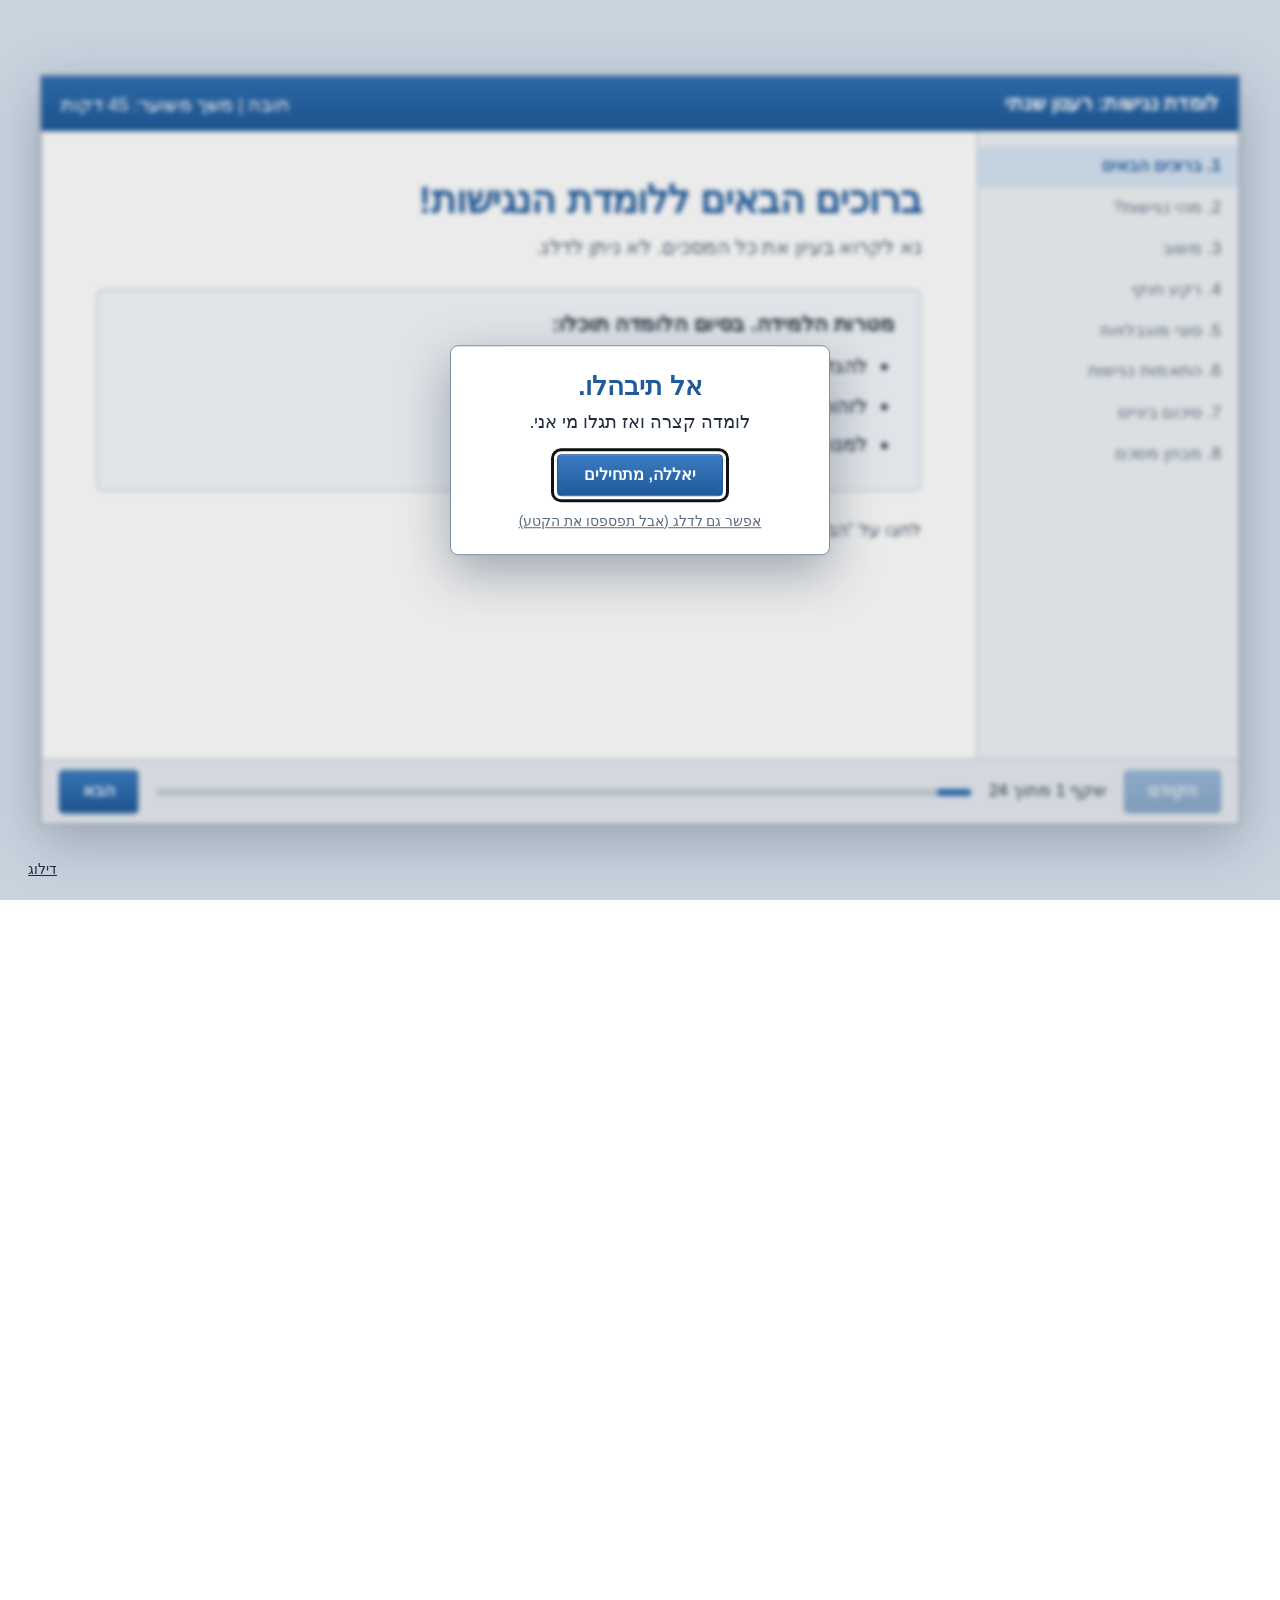
<file: index.html>
<!doctype html>
<html lang="he" dir="rtl">
<head>
  <meta charset="utf-8">
  <meta name="viewport" content="width=device-width, initial-scale=1">
  <title>שחר עזר | מפתח למידה</title>
  <meta name="description" content="תיק העבודות של שחר עזר, מפתח למידה שהופך תהליכי למידה לקונספטים שרוצים להישאר בהם.">
  <meta name="theme-color" content="#ffffff">
  <link rel="preload" href="assets/fonts/Poalim-Bold.otf" as="font" type="font/otf" crossorigin>
  <link rel="stylesheet" href="assets/css/site.css?v=15">
  <link rel="stylesheet" href="assets/css/intro.css?v=15">
</head>
<body>
  <a class="skip-link" href="#main">דילוג לתוכן</a>

  <div class="intro" id="intro" hidden role="dialog" aria-label="פתיח">
    <div class="player">
      <div class="player__top"><b>לומדת נגישות: רענון שנתי</b><span>חובה | משך משוער: 45 דקות</span></div>
      <ul class="player__menu">
        <li>1. ברוכים הבאים</li>
        <li>2. מהי נגישות?</li>
        <li>3. משוב</li>
        <li>4. רקע חוקי</li>
        <li>5. סוגי מוגבלויות</li>
        <li>6. התאמות נגישות</li>
        <li>7. סיכום ביניים</li>
        <li>8. מבחן מסכם</li>
      </ul>
      <div class="player__stage">
        <section class="slide">
          <h2>ברוכים הבאים ללומדת הנגישות!</h2>
          <p class="sub">נא לקרוא בעיון את כל המסכים. לא ניתן לדלג.</p>
          <div class="slide__box">
            <h3>מטרות הלמידה. בסיום הלומדה תוכלו:</h3>
            <ul>
              <li>להגדיר מהי נגישות.</li>
              <li>לזהות את חשיבותה של הנגישות בארגון.</li>
              <li>למנות את עקרונות הנגישות לפי הסדר.</li>
            </ul>
          </div>
          <p class="hint">לחצו על "הבא" כדי להמשיך.</p>
        </section>
        <section class="slide">
          <h2>מהי נגישות?</h2>
          <p class="sub">שאלה 1 מתוך 20. בחרו את התשובה הנכונה ביותר.</p>
          <ul class="quiz" data-quiz>
            <li tabindex="0" role="button" data-right>היכולת של כל אדם להגיע למקום, להשתמש בשירות ולקבל מידע, באופן שוויוני ועצמאי</li>
            <li tabindex="0" role="button">רמפה בכניסה לבניין</li>
            <li tabindex="0" role="button">מסמך שנשלח פעם בשנה לכל העובדים</li>
            <li tabindex="0" role="button">כל התשובות נכונות</li>
          </ul>
        </section>
        <section class="slide">
          <div class="verdict" data-verdict></div>
          <p class="feedback" data-feedback></p>
          <p class="hint">נותרו עוד 21 שקפים, מבחן מסכם ותעודה להדפסה.</p>
        </section>
      </div>
      <div class="player__bar">
        <button class="player__btn" type="button" disabled>הקודם</button>
        <span data-counter>שקף 1 מתוך 24</span>
        <div class="player__track"><i></i></div>
        <button class="player__btn player__btn--go" type="button" data-next>הבא</button>
      </div>
    </div>
    <div class="intro__noise" aria-hidden="true"></div>
    <div class="breakout" aria-hidden="true">
      <img src="assets/img/shahar-burst.webp" alt="">
      <p>לא עוד לומדה.</p>
    </div>
    <button class="intro__skip" type="button" data-skip>דילוג</button>
    <div class="intro__pop" data-pop role="alertdialog" aria-labelledby="pop-title" aria-describedby="pop-text">
      <p class="intro__pop-title" id="pop-title">אל תיבהלו.</p>
      <p id="pop-text">לומדה קצרה ואז תגלו מי אני.</p>
      <button class="player__btn" type="button" data-start>יאללה, מתחילים</button>
      <button class="intro__pop-skip" type="button" data-skip>אפשר גם לדלג (אבל תפספסו את הקטע)</button>
    </div>
  </div>

  <header class="nav">
    <ul class="nav__links">
      <li><a class="chip" href="index.html" aria-current="page"><span>פרויקטים</span><span aria-hidden="true">פרויקטים</span></a></li>
      <li><a class="chip" href="about.html"><span>מי אני</span><span aria-hidden="true">מי אני</span></a></li>
      <li><a class="chip" href="contact.html"><span>יצירת קשר</span><span aria-hidden="true">יצירת קשר</span></a></li>
    </ul>
  </header>

  <main id="main">
    <section class="block scene">
      <h1 class="display">
        <span class="row" style="--i:0"><span><mark class="hl">שחר עזר</mark></span></span>
        <span class="row display__sub" style="--i:1"><span>מומחה ביצירת חוויית למידה</span></span>
      </h1>
      <div class="scene__stage">
        <figure class="panel panel--b" data-drift style="--w:40vw; --wm:92vw; --drift:4;"><span class="panel__frame"><img src="assets/img/shahar-point.webp" alt="איור: שחר מצביע אל המצלמה"></span></figure>
        <div class="note note--top">
          <p>נעים מאוד. אני שחר עזר.</p>
          <p>המומחיות שלי היא ליצור חוויית למידה שמשאירה את הלומדים על הכיסא ומצליחה ליצור השפעה. לא עוד לומדה, לא עוד מצגת.</p>
          <p>זה ככל הנראה נשמע קצת יומרני, אבל זה לרוב מצליח לי.</p>
        </div>
      </div>
    </section>

    <section class="block projects" id="projects">
      <div class="projects__head">
        <h2>פרויקטים</h2>
      </div>
      <div data-projects></div>
    </section>
  </main>
  <section class="finale finale--reveal" id="contact">
    <p class="finale__word" aria-hidden="true">נדבר?</p>
    <div class="finale__stage">
      <img src="assets/img/shahar-rocket.webp" alt="איור: שחר רוכב על טיל ומסמן וי באצבעות">
      <div class="stamp">
        <a data-link="email" href="#"></a>
        <a data-link="phone" href="#" dir="ltr"></a>
        <a class="stamp__wa" data-link="whatsapp" href="#" target="_blank" rel="noopener">שלחו לי הודעה בוואטסאפ</a>
      </div>
    </div>
    <div class="finale__links">
      <a class="chip" data-link="linkedinUrl" href="#" target="_blank" rel="noopener"><span>LinkedIn</span><span aria-hidden="true">LinkedIn</span></a>
    </div>
  </section>



  <script src="assets/js/config.js?v=15"></script>
  <script src="assets/js/intro.js?v=15"></script>
  <script src="assets/js/site.js?v=15"></script>
</body>
</html>
</file>
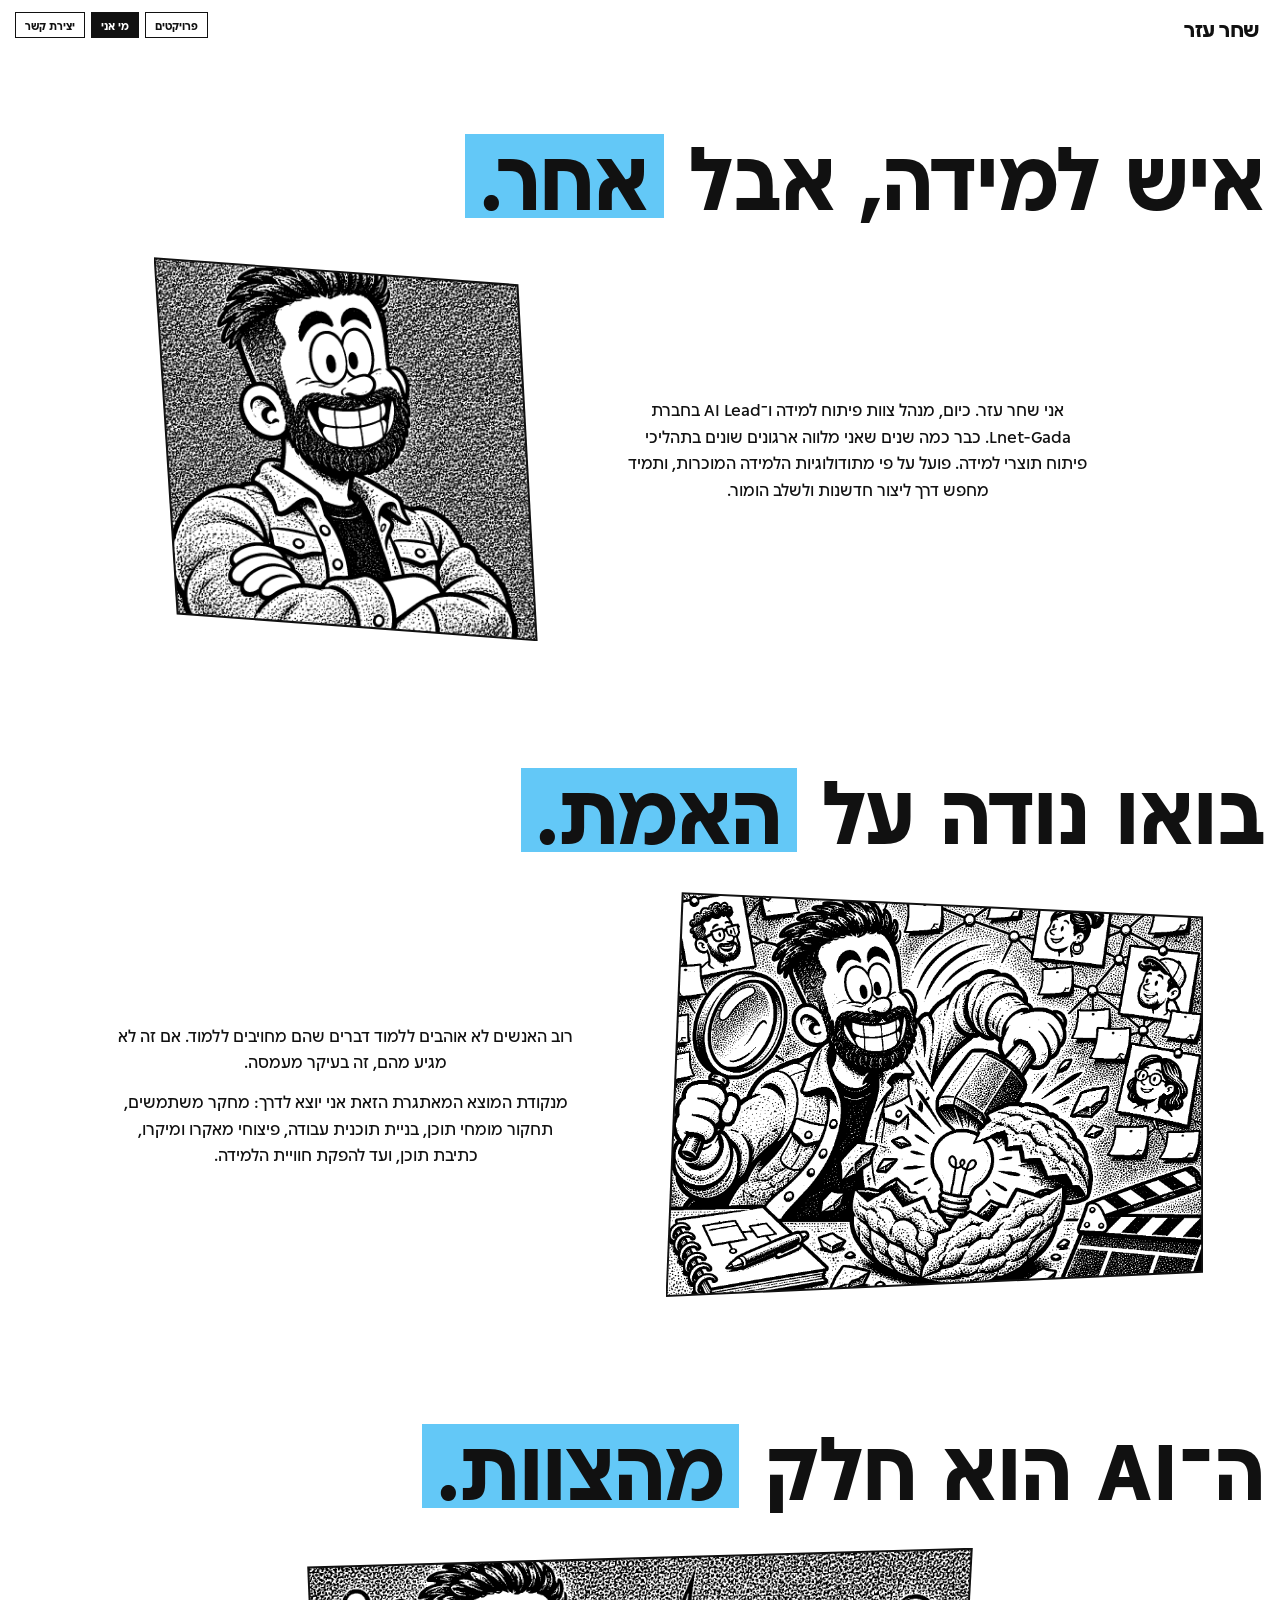
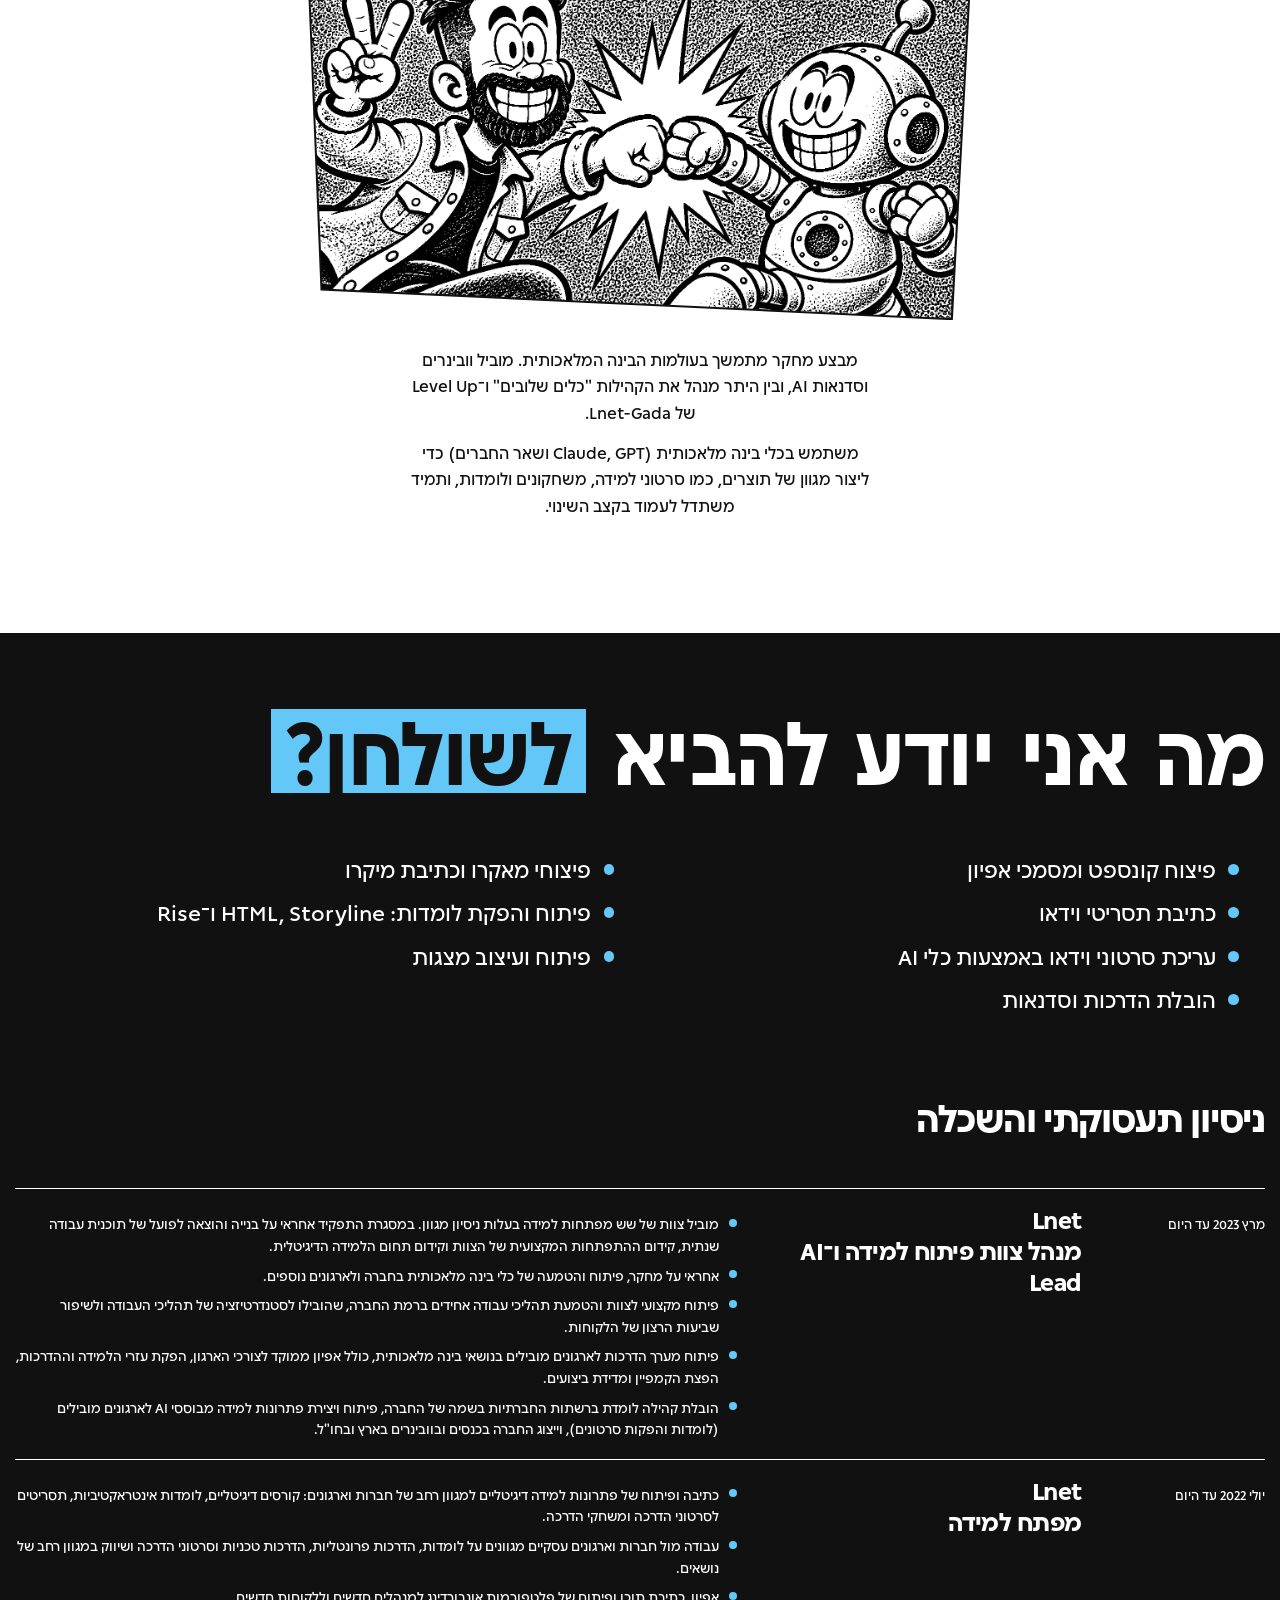
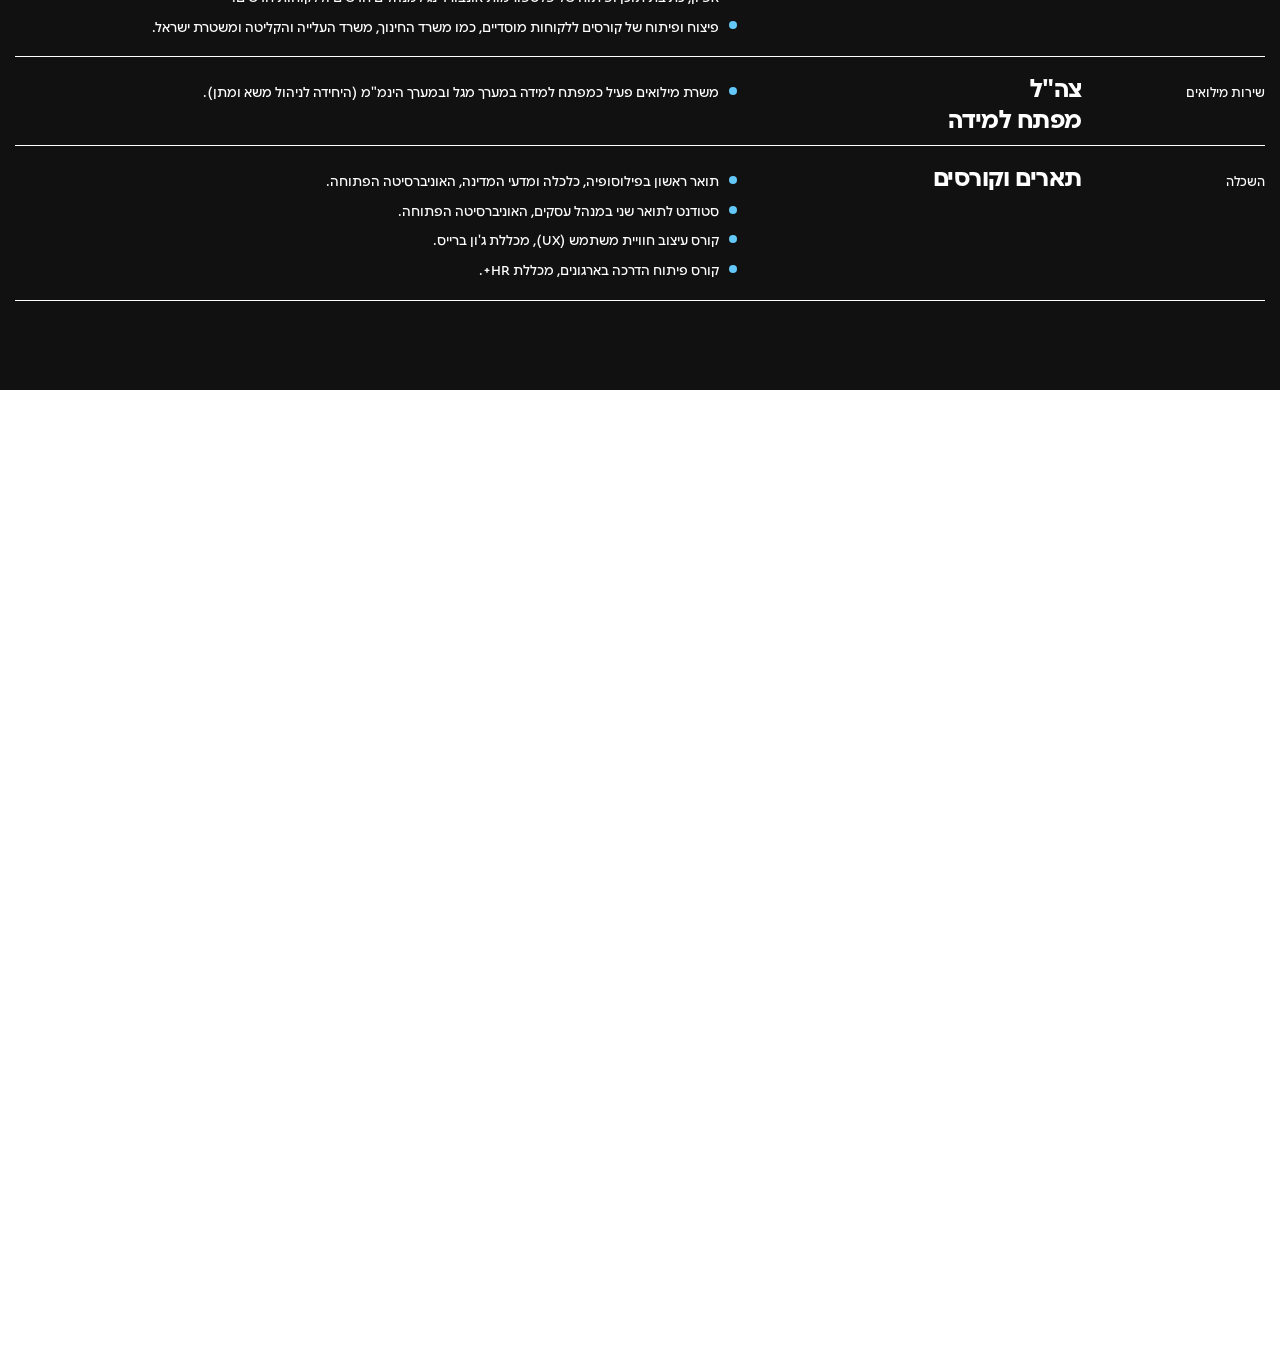
<file: about.html>
<!doctype html>
<html lang="he" dir="rtl">
<head>
  <meta charset="utf-8">
  <meta name="viewport" content="width=device-width, initial-scale=1">
  <title>מי אני | שחר עזר</title>
  <meta name="description" content="שחר עזר, מנהל צוות פיתוח למידה ב־Lnet.">
  <meta name="theme-color" content="#ffffff">
  <link rel="preload" href="assets/fonts/Poalim-Bold.otf" as="font" type="font/otf" crossorigin>
  <link rel="stylesheet" href="assets/css/site.css?v=15">
</head>
<body>
  <a class="skip-link" href="#main">דילוג לתוכן</a>

  <header class="nav">
    <a class="nav__logo" href="index.html">שחר עזר</a>
    <ul class="nav__links">
      <li><a class="chip" href="index.html"><span>פרויקטים</span><span aria-hidden="true">פרויקטים</span></a></li>
      <li><a class="chip" href="about.html" aria-current="page"><span>מי אני</span><span aria-hidden="true">מי אני</span></a></li>
      <li><a class="chip" href="contact.html"><span>יצירת קשר</span><span aria-hidden="true">יצירת קשר</span></a></li>
    </ul>
  </header>

  <main id="main">
    <section class="block scene">
      <h1 class="display">
        <span class="row" style="--i:0"><span>איש למידה, אבל <mark class="hl">אחר.</mark></span></span>
      </h1>
      <div class="scene__stage scene__stage--end">
        <div class="note">
          <p>אני שחר עזר. כיום, מנהל צוות פיתוח למידה ו־AI Lead בחברת <span class="nobr" dir="ltr">Lnet-Gada</span>. כבר כמה שנים שאני מלווה ארגונים שונים בתהליכי פיתוח תוצרי למידה. פועל על פי מתודולוגיות הלמידה המוכרות, ותמיד מחפש דרך ליצור חדשנות ולשלב הומור.</p>
        </div>
        <figure class="panel panel--c" data-drift style="--w:30vw; --wm:86vw; --drift:4;"><span class="panel__frame"><img src="assets/img/shahar-arms.webp" alt="איור: שחר בשילוב ידיים, והרובוט על הכתף"></span></figure>
      </div>
    </section>

    <section class="block scene">
      <h2 class="display">
        <span class="row" style="--i:0"><span>בואו נודה על <mark class="hl">האמת.</mark></span></span>
      </h2>
      <div class="scene__stage">
        <figure class="panel panel--b" data-drift style="--w:42vw; --wm:94vw; --drift:3;"><span class="panel__frame"><img src="assets/img/shahar-research.webp" alt="איור: שחר מפצח אגוז ענק מול לוח מחקר משתמשים, עם זכוכית מגדלת וקלאפר"></span></figure>
        <div class="note">
          <p>רוב האנשים לא אוהבים ללמוד דברים שהם מחויבים ללמוד. אם זה לא מגיע מהם, זה בעיקר מעמסה.</p>
          <p>מנקודת המוצא המאתגרת הזאת אני יוצא לדרך: מחקר משתמשים, תחקור מומחי תוכן, בניית תוכנית עבודה, פיצוחי מאקרו ומיקרו, כתיבת תוכן, ועד להפקת חוויית הלמידה.</p>
        </div>
      </div>
    </section>

    <section class="block scene">
      <h2 class="display">
        <span class="row" style="--i:0"><span>ה־AI הוא חלק <mark class="hl">מהצוות.</mark></span></span>
      </h2>
      <div class="scene__stage scene__stage--center">
        <figure class="panel" data-drift style="--w:52vw; --wm:94vw; --drift:3;"><span class="panel__frame"><img src="assets/img/shahar-bump.webp" alt="איור: שחר והרובוט נותנים אגרוף"></span></figure>
      </div>
      <div class="note" style="margin: 2vw auto 0;">
        <p>מבצע מחקר מתמשך בעולמות הבינה המלאכותית. מוביל וובינרים וסדנאות AI, ובין היתר מנהל את הקהילות "כלים שלובים" ו־Level Up של <span class="nobr" dir="ltr">Lnet-Gada</span>.</p>
        <p>משתמש בכלי בינה מלאכותית (Claude, GPT ושאר החברים) כדי ליצור מגוון של תוצרים, כמו סרטוני למידה, משחקונים ולומדות, ותמיד משתדל לעמוד בקצב השינוי.</p>
      </div>
    </section>

    <section class="band">
      <h2 class="display">
        <span class="row" style="--i:0"><span>מה אני יודע להביא <mark class="hl">לשולחן?</mark></span></span>
      </h2>
      <ul class="cols" data-reveal>
        <li>פיצוח קונספט ומסמכי אפיון</li>
        <li>פיצוחי מאקרו וכתיבת מיקרו</li>
        <li>כתיבת תסריטי וידאו</li>
        <li>פיתוח והפקת לומדות: HTML, Storyline ו־Rise</li>
        <li>עריכת סרטוני וידאו באמצעות כלי AI</li>
        <li>פיתוח ועיצוב מצגות</li>
        <li>הובלת הדרכות וסדנאות</li>
      </ul>
      <h2 class="band__title">ניסיון תעסוקתי והשכלה</h2>
      <ol class="timeline" data-reveal>
        <li><span>מרץ 2023 עד היום</span><b><span class="nobr" dir="ltr">Lnet</span><br>מנהל צוות פיתוח למידה ו־AI Lead</b>
          <ul>
            <li>מוביל צוות של שש מפתחות למידה בעלות ניסיון מגוון. במסגרת התפקיד אחראי על בנייה והוצאה לפועל של תוכנית עבודה שנתית, קידום ההתפתחות המקצועית של הצוות וקידום תחום הלמידה הדיגיטלית.</li>
            <li>אחראי על מחקר, פיתוח והטמעה של כלי בינה מלאכותית בחברה ולארגונים נוספים.</li>
            <li>פיתוח מקצועי לצוות והטמעת תהליכי עבודה אחידים ברמת החברה, שהובילו לסטנדרטיזציה של תהליכי העבודה ולשיפור שביעות הרצון של הלקוחות.</li>
            <li>פיתוח מערך הדרכות לארגונים מובילים בנושאי בינה מלאכותית, כולל אפיון ממוקד לצורכי הארגון, הפקת עזרי הלמידה וההדרכות, הפצת הקמפיין ומדידת ביצועים.</li>
            <li>הובלת קהילה לומדת ברשתות החברתיות בשמה של החברה, פיתוח ויצירת פתרונות למידה מבוססי AI לארגונים מובילים (לומדות והפקות סרטונים), וייצוג החברה בכנסים ובוובינרים בארץ ובחו"ל.</li>
          </ul>
        </li>
        <li><span>יולי 2022 עד היום</span><b><span class="nobr" dir="ltr">Lnet</span><br>מפתח למידה</b>
          <ul>
            <li>כתיבה ופיתוח של פתרונות למידה דיגיטליים למגוון רחב של חברות וארגונים: קורסים דיגיטליים, לומדות אינטראקטיביות, תסריטים לסרטוני הדרכה ומשחקי הדרכה.</li>
            <li>עבודה מול חברות וארגונים עסקיים מגוונים על לומדות, הדרכות פרונטליות, הדרכות טכניות וסרטוני הדרכה ושיווק במגוון רחב של נושאים.</li>
            <li>אפיון, כתיבת תוכן ופיתוח של פלטפורמות אונבורדינג למנהלים חדשים וללקוחות חדשים.</li>
            <li>פיצוח ופיתוח של קורסים ללקוחות מוסדיים, כמו משרד החינוך, משרד העלייה והקליטה ומשטרת ישראל.</li>
          </ul>
        </li>
        <li><span>שירות מילואים</span><b>צה"ל<br>מפתח למידה</b>
          <ul>
            <li>משרת מילואים פעיל כמפתח למידה במערך מגל ובמערך הינמ"מ (היחידה לניהול משא ומתן).</li>
          </ul>
        </li>
        <li><span>השכלה</span><b>תארים וקורסים</b>
          <ul>
            <li>תואר ראשון בפילוסופיה, כלכלה ומדעי המדינה, האוניברסיטה הפתוחה.</li>
            <li>סטודנט לתואר שני במנהל עסקים, האוניברסיטה הפתוחה.</li>
            <li>קורס עיצוב חוויית משתמש (UX), מכללת ג'ון ברייס.</li>
            <li>קורס פיתוח הדרכה בארגונים, מכללת HR+.</li>
          </ul>
        </li>
      </ol>
    </section>
  </main>
  <section class="finale finale--reveal" id="contact">
    <p class="finale__word" aria-hidden="true">נדבר?</p>
    <div class="finale__stage">
      <img src="assets/img/shahar-rocket.webp" alt="איור: שחר רוכב על טיל ומסמן וי באצבעות">
      <div class="stamp">
        <a data-link="email" href="#"></a>
        <a data-link="phone" href="#" dir="ltr"></a>
        <a class="stamp__wa" data-link="whatsapp" href="#" target="_blank" rel="noopener">שלחו לי הודעה בוואטסאפ</a>
      </div>
    </div>
    <div class="finale__links">
      <a class="chip" data-link="linkedinUrl" href="#" target="_blank" rel="noopener"><span>LinkedIn</span><span aria-hidden="true">LinkedIn</span></a>
    </div>
  </section>



  <script src="assets/js/config.js?v=15"></script>
  <script src="assets/js/site.js?v=15"></script>
</body>
</html>
</file>
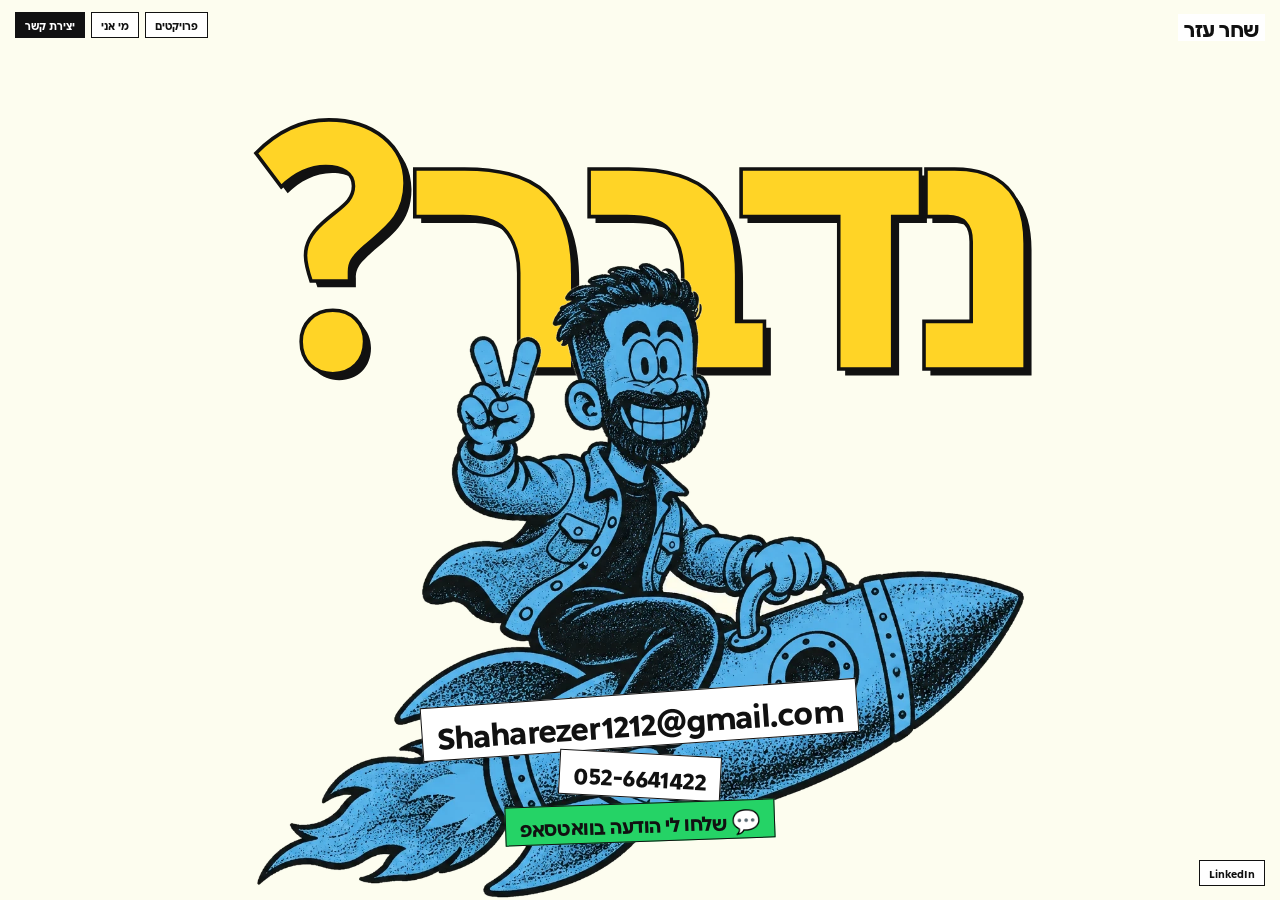
<file: contact.html>
<!doctype html>
<html lang="he" dir="rtl">
<head>
  <meta charset="utf-8">
  <meta name="viewport" content="width=device-width, initial-scale=1">
  <title>יצירת קשר | שחר עזר</title>
  <meta name="description" content="יצירת קשר עם שחר עזר.">
  <meta name="theme-color" content="#ffffff">
  <link rel="preload" href="assets/fonts/Poalim-Bold.otf" as="font" type="font/otf" crossorigin>
  <link rel="stylesheet" href="assets/css/site.css?v=15">
</head>
<body>
  <a class="skip-link" href="#main">דילוג לתוכן</a>

  <header class="nav">
    <a class="nav__logo" href="index.html">שחר עזר</a>
    <ul class="nav__links">
      <li><a class="chip" href="index.html"><span>פרויקטים</span><span aria-hidden="true">פרויקטים</span></a></li>
      <li><a class="chip" href="about.html"><span>מי אני</span><span aria-hidden="true">מי אני</span></a></li>
      <li><a class="chip" href="contact.html" aria-current="page"><span>יצירת קשר</span><span aria-hidden="true">יצירת קשר</span></a></li>
    </ul>
  </header>

  <main id="main" class="main--bare">
  <section class="finale" id="contact">
    <h1 class="finale__word">נדבר?</h1>
    <div class="finale__stage">
      <img src="assets/img/shahar-rocket.webp" alt="איור: שחר רוכב על טיל ומסמן וי באצבעות">
      <div class="stamp">
        <a data-link="email" href="#"></a>
        <a data-link="phone" href="#" dir="ltr"></a>
        <a class="stamp__wa" data-link="whatsapp" href="#" target="_blank" rel="noopener">שלחו לי הודעה בוואטסאפ</a>
      </div>
    </div>
    <div class="finale__links">
      <a class="chip" data-link="linkedinUrl" href="#" target="_blank" rel="noopener"><span>LinkedIn</span><span aria-hidden="true">LinkedIn</span></a>
    </div>
  </section>
  </main>



  <script src="assets/js/config.js?v=15"></script>
  <script src="assets/js/site.js?v=15"></script>
</body>
</html>
</file>
<file: assets/css/site.css>
/* תיק העבודות של שחר עזר: קומיקס גרעיני בשחור־לבן, כותרות ענק, נגיעות צהוב ותכלת */

@font-face {
  font-family: "Poalim";
  src: url("../fonts/Poalim-Regular.otf") format("opentype");
  font-weight: 400;
  font-display: swap;
}
@font-face {
  font-family: "Poalim";
  src: url("../fonts/Poalim-Bold.otf") format("opentype");
  font-weight: 700;
  font-display: swap;
}

:root {
  --ink: #111111;
  --paper: #ffffff;
  --cream: #fdfdef;
  --yellow: #ffd426;
  --sky: #63c8f7;
  --line: 1.5px;
  --gutter: clamp(12px, 1.2vw, 20px);
  /* כותרת בשורה אחת: גדולה, אבל לא גדולה מהתמונות ומהטקסט שסביבה */
  --display: clamp(2.6rem, 7.4vw, 8.6rem);
  /* הכותרות נמתחות לגובה כדי לקבל מראה צפוף וגבוה */
  --tall: 1.06;
  --ease: cubic-bezier(0.2, 0.8, 0.2, 1);
}

*,
*::before,
*::after { box-sizing: border-box; }

html { -webkit-text-size-adjust: 100%; }

body {
  margin: 0;
  background: var(--paper);
  color: var(--ink);
  font-family: "Poalim", "Arial Hebrew", Arial, sans-serif;
  font-size: clamp(0.95rem, 1.05vw, 1.15rem);
  line-height: 1.4;
  overflow-x: clip;
  -webkit-font-smoothing: antialiased;
}

body.is-locked { overflow: hidden; }

a { color: inherit; }
img { display: block; max-width: 100%; }

::selection { background: var(--ink); color: var(--paper); }

:focus-visible { outline: 3px solid var(--ink); outline-offset: 3px; }

.skip-link {
  position: absolute;
  inset-inline-start: var(--gutter);
  top: -100px;
  z-index: 60;
  padding: 8px 14px;
  background: var(--ink);
  color: var(--paper);
}
.skip-link:focus { top: 12px; }

/* ---------- ניווט ---------- */

.nav {
  position: fixed;
  inset: 0 0 auto 0;
  z-index: 40;
  display: flex;
  align-items: center;
  justify-content: space-between;
  gap: 12px;
  padding: 12px var(--gutter);
  pointer-events: none;
}
.nav > * { pointer-events: auto; }

.nav__logo {
  padding: 2px 6px 0;
  background: var(--paper);
  font-weight: 700;
  font-size: clamp(1.25rem, 1.9vw, 1.8rem);
  line-height: 1;
  text-decoration: none;
  letter-spacing: -0.02em;
}

.nav__links {
  display: flex;
  gap: 6px;
  margin: 0;
  margin-inline-start: auto;
  padding: 0;
  list-style: none;
}

.chip {
  position: relative;
  display: inline-block;
  overflow: hidden;
  padding: 6px 9px 4px;
  border: var(--line) solid var(--ink);
  background: var(--paper);
  color: var(--ink);
  font-weight: 700;
  font-size: clamp(0.78rem, 0.9vw, 0.95rem);
  line-height: 1.1;
  text-decoration: none;
  white-space: nowrap;
}
.chip span {
  display: block;
  transition: transform 0.35s var(--ease);
}
.chip span + span {
  position: absolute;
  inset: 6px 9px auto;
  transform: translateY(160%);
}
.chip:hover span:first-child,
.chip:focus-visible span:first-child { transform: translateY(-160%); }
.chip:hover span + span,
.chip:focus-visible span + span { transform: translateY(0); }
.chip[aria-current="page"] { background: var(--ink); color: var(--paper); }

/* ---------- כותרות ענק ---------- */

.display {
  position: relative;
  z-index: 2;
  margin: 0;
  font-weight: 700;
  font-size: var(--display);
  line-height: calc(1.02 * var(--tall));
  letter-spacing: -0.005em;
  word-spacing: 0.08em;
  pointer-events: none;
}
/* מרווח קטן מכל צד, כדי שהאנימציה לא תחתוך אותיות שבולטות מעט מהקופסה */
.display .row { display: block; overflow: hidden; padding: 0.2em 0.12em 0.04em; margin: -0.2em -0.12em -0.04em; }
.display .row > span {
  display: block;
  scale: 1 var(--tall);
  transform-origin: 50% 100%;
}
.hl {
  padding: 0 0.16em;
  background: linear-gradient(transparent 20%, var(--sky) 20%, var(--sky) 90%, transparent 90%);
  color: inherit;
  -webkit-box-decoration-break: clone;
  box-decoration-break: clone;
}
.band .hl { color: var(--ink); }
.display .row--in { padding-inline-start: 13vw; }
.display .row--in2 { padding-inline-start: 31vw; }
.display .row--in3 { padding-inline-start: 46vw; }
/* שורות משנה בכותרת: קטנות יותר, כדי שמשפט ארוך ייכנס ברוחב */
.display .display__sub { font-size: 0.46em; margin-top: 0.25em; letter-spacing: 0.01em; }

.js .display .row > span {
  transform: translateY(105%);
  transition: transform 0.9s var(--ease);
  transition-delay: calc(var(--i, 0) * 90ms);
}
.js .display.is-in .row > span { transform: none; }

/* טקסט קטן וממורכז ליד הפאנלים, כמו כיתוב בקומיקס */
.note {
  position: relative;
  z-index: 3;
  max-width: 24em;
  margin: 0;
  font-size: clamp(1.1rem, 1.5vw, 1.6rem);
  text-align: center;
  line-height: 1.38;
}
.note p { margin: 0 0 0.7em; }
.nobr { white-space: nowrap; }
.note p:last-child { margin-bottom: 0; }
.note--paper { padding: 10px 12px 8px; background: var(--paper); }

.small-caps {
  font-weight: 700;
  font-size: clamp(0.78rem, 0.9vw, 0.95rem);
}

/* ---------- פאנל קומיקס: מרובע לא ישר עם קו דק ---------- */

.panel {
  --p1: 0% 5%;    --q1: 2px calc(5% + 2px);
  --p2: 100% 0%;  --q2: calc(100% - 2px) 2px;
  --p3: 97% 100%; --q3: calc(97% - 2px) calc(100% - 2px);
  --p4: 2% 92%;   --q4: calc(2% + 2px) calc(92% - 2px);
  position: relative;
  z-index: 1;
  width: var(--w, 40vw);
  margin: 0;
}
.panel--b {
  --p1: 3% 0%;    --q1: calc(3% + 2px) 2px;
  --p2: 100% 6%;  --q2: calc(100% - 2px) calc(6% + 2px);
  --p3: 100% 94%; --q3: calc(100% - 2px) calc(94% - 2px);
  --p4: 0% 100%;  --q4: 2px calc(100% - 2px);
}
.panel--c {
  --p1: 0% 0%;    --q1: 2px 2px;
  --p2: 95% 7%;   --q2: calc(95% - 2px) calc(7% + 2px);
  --p3: 100% 100%; --q3: calc(100% - 2px) calc(100% - 2px);
  --p4: 6% 93%;   --q4: calc(6% + 2px) calc(93% - 2px);
}
.panel__frame {
  display: block;
  background: var(--ink);
  clip-path: polygon(var(--p1), var(--p2), var(--p3), var(--p4));
}
.panel__frame img,
.panel__frame .panel__todo {
  width: 100%;
  aspect-ratio: var(--ar, auto);
  object-fit: cover;
  clip-path: polygon(var(--q1), var(--q2), var(--q3), var(--q4));
}

/* ממלא מקום עד שמגיעה תמונה */
.panel__todo {
  display: grid;
  place-items: end start;
  padding: 7%;
  background: var(--paper) url("../img/grain.svg") 0 0 / 260px 260px;
}
.panel__todo span {
  padding: 4px 8px 3px;
  background: var(--ink);
  color: var(--paper);
  font-weight: 700;
  font-size: 0.78rem;
}

/* הפאנלים זזים מעט בזמן הגלילה */
@supports (animation-timeline: view()) {
  @media (prefers-reduced-motion: no-preference) {
    .panel[data-drift] {
      animation: drift linear both;
      animation-timeline: view();
    }
    @keyframes drift {
      from { translate: 0 calc(var(--drift, 5) * 1vh); }
      to   { translate: 0 calc(var(--drift, 5) * -1vh); }
    }
  }
}

.js [data-reveal] {
  opacity: 0;
  translate: 0 50px;
  transition: opacity 0.7s var(--ease), translate 0.9s var(--ease);
}
.js [data-reveal].is-in { opacity: 1; translate: none; }

/* ---------- מבנה עמוד ---------- */

main {
  position: relative;
  z-index: 1;
  padding-top: clamp(84px, 9.5vw, 150px);
  padding-bottom: clamp(40px, 6vw, 100px);
  background: var(--paper);
  overflow-x: clip;
}
.main--bare { padding: 0; }

.block {
  position: relative;
  padding: 0 var(--gutter);
}

/* סצנה: כותרת ענק, ופאנלים שנכנסים מתחתיה */
.scene { position: relative; margin-bottom: clamp(26px, 3vw, 50px); }
.scene > .display { z-index: 3; }
.scene__stage {
  position: relative;
  z-index: 1;
  display: flex;
  align-items: flex-start;
  gap: 2vw;
  margin-top: clamp(20px, 2.6vw, 44px);
  align-items: center;
}
.scene__stage--end { justify-content: flex-end; }

.scene__stage--center { justify-content: center; }
.scene__stage { gap: 4vw; justify-content: center; }
.scene__stage .note { align-self: center; margin: 0 3vw; }
.scene__stage .note--top { align-self: center; }
.scene { margin-bottom: clamp(70px, 9vw, 150px); }
.scene + .scene { margin-top: 0; }

/* ---------- פרויקטים ---------- */

.projects { margin-top: clamp(40px, 6vw, 100px); }
.projects__head {
  display: flex;
  align-items: baseline;
  justify-content: space-between;
  gap: 16px;
  padding-bottom: 10px;
  border-bottom: var(--line) solid var(--ink);
}
.projects__head h2 { margin: 0; font-size: clamp(1.4rem, 2.6vw, 2.6rem); line-height: 1; letter-spacing: -0.02em; }

.project {
  display: grid;
  grid-template-columns: minmax(0, 1.05fr) minmax(0, 0.95fr);
  gap: clamp(20px, 4vw, 70px);
  align-items: center;
  padding: clamp(36px, 5.5vw, 90px) 0;
  border-bottom: var(--line) solid var(--ink);
  text-decoration: none;
}
.project:nth-child(even) .project__media { order: 2; }
.project__media { padding: 0 2vw; }
.project__media .panel { width: 100%; }
.project__media > .panel { transition: scale 0.6s var(--ease); }
.project:hover .project__media > .panel { scale: 1.025; }

/* צילומי הפרויקטים בשחור־לבן, והצבע מופיע כשנמצאים על הפרויקט */
.project .panel img { filter: grayscale(1) contrast(1.2); transition: filter 0.45s; }
.project:hover .panel img,
.project:focus-within .panel img,
.project.is-active .panel img { filter: none; }

.project__strip { display: grid; grid-template-columns: repeat(3, 1fr); gap: 2.4vw 3%; margin-top: 3%; padding: 0 3%; }

.project__num { font-weight: 700; font-size: clamp(0.9rem, 1.1vw, 1.1rem); }
.project__award {
  display: inline-block;
  margin: 10px 0 0;
  padding: 6px 12px 4px;
  background: var(--ink);
  color: var(--paper);
  font-weight: 700;
  font-size: clamp(0.95rem, 1.3vw, 1.3rem);
  transform: rotate(-3deg);
}
.project__title {
  margin: 0.22em 0 0.3em;
  font-weight: 700;
  font-size: clamp(2.2rem, 5.2vw, 5.6rem);
  line-height: calc(0.74 * var(--tall));
  letter-spacing: -0.04em;
}
.project__title span { display: block; scale: 1 var(--tall); transform-origin: 50% 100%; }
.project__meta { display: flex; flex-wrap: wrap; gap: 8px; margin: 0 0 16px; padding: 0; list-style: none; }
.project__meta li { padding: 4px 9px 3px; border: var(--line) solid var(--ink); font-weight: 700; font-size: 0.82rem; }
.project__text { max-width: 30em; margin: 0; font-size: clamp(1rem, 1.25vw, 1.3rem); }
.project__stats { display: flex; flex-wrap: wrap; gap: 14px 34px; margin: 24px 0 0; }
.project__stats dd { margin: 0; font-weight: 700; font-size: clamp(2.2rem, 4.6vw, 4.8rem); line-height: 1; letter-spacing: -0.04em; scale: 1 1.2; transform-origin: 50% 100%; }
.project__stats dt { margin-top: 4px; font-weight: 700; font-size: 0.82rem; }

/* ---------- בלוק שחור ---------- */

.band {
  position: relative;
  margin-top: clamp(50px, 7vw, 120px);
  padding: clamp(36px, 5vw, 80px) var(--gutter) clamp(50px, 7vw, 120px);
  background: var(--ink);
  color: var(--paper);
}
.band ::selection { background: var(--paper); color: var(--ink); }

.cols {
  display: grid;
  grid-template-columns: repeat(2, minmax(0, 1fr));
  gap: 0.4em 4vw;
  margin: clamp(28px, 4vw, 60px) 0 clamp(40px, 6vw, 100px);
  padding: 0 2vw;
  list-style: none;
  font-size: clamp(1.15rem, 2vw, 2.1rem);
  line-height: 1.3;
  text-align: start;
}
.cols li { position: relative; padding-inline-start: 0.9em; }
.cols li::before { content: ""; position: absolute; inset-inline-start: 0; top: 0.5em; width: 0.42em; height: 0.42em; border-radius: 50%; background: var(--sky); }

.timeline { margin: clamp(28px, 4vw, 60px) 0 0; padding: 0; list-style: none; }
.timeline li {
  display: grid;
  grid-template-columns: 11em 1fr 2.2fr;
  gap: 16px;
  align-items: baseline;
  padding: 14px 0 12px;
  border-top: var(--line) solid currentColor;
}
.timeline li:last-child { border-bottom: var(--line) solid currentColor; }
.timeline ul { margin: 0; padding: 0; list-style: none; }
.timeline ul li {
  position: relative;
  display: block;
  padding: 0 1.15em 8px 0;
  border: 0 !important;
  font-size: clamp(1rem, 1.2vw, 1.25rem);
  line-height: 1.35;
}
/* בולט צהוב לכל סעיף */
.timeline ul li::before {
  content: "";
  position: absolute;
  inset-inline-start: 0;
  top: 0.42em;
  width: 0.5em;
  height: 0.5em;
  border-radius: 50%;
  background: var(--sky);
}
.band__title {
  margin: clamp(40px, 6vw, 90px) 0 0;
  font-size: clamp(1.6rem, 3.4vw, 3.4rem);
  line-height: 1.05;
  letter-spacing: -0.03em;
}
.timeline b { font-size: clamp(1.2rem, 2.2vw, 2.2rem); line-height: 1.1; letter-spacing: -0.02em; }

/* ---------- הסיום הצבעוני: נחשף רק בסוף הגלילה ---------- */

.finale {
  position: relative;
  display: flex;
  flex-direction: column;
  align-items: center;
  height: 100svh;
  min-height: 560px;
  padding: 0 var(--gutter);
  background: var(--cream);
  overflow: hidden;
}
/* נשאר מודבק לתחתית המסך, והעמוד השחור־לבן מתרומם מעליו כמו מסך */
.finale--reveal { position: sticky; bottom: 0; z-index: 0; }

.finale__word {
  position: relative;
  z-index: 1;
  flex: none;
  margin: 0.02em 0 0;
  color: var(--yellow);
  font-weight: 700;
  font-size: min(31vw, 52svh);
  line-height: 1.02;
  letter-spacing: -0.05em;
  white-space: nowrap;
  -webkit-text-stroke: clamp(2px, 0.28vw, 5px) var(--ink);
  text-shadow: clamp(3px, 0.5vw, 9px) clamp(3px, 0.5vw, 9px) 0 var(--ink);
}
.finale__stage {
  position: relative;
  z-index: 2;
  flex: 1;
  min-height: 0;
  display: flex;
  justify-content: center;
  margin-top: max(-12vw, -19svh);
}
.finale__stage img { height: 100%; width: auto; max-width: 96vw; object-fit: contain; object-position: 50% 0; }

/* הטיל ממריא פנימה בזמן שהסיום נחשף */
@supports (animation-timeline: scroll()) {
  @media (prefers-reduced-motion: no-preference) {
    .finale--reveal .finale__stage img {
      animation: liftoff linear both;
      animation-timeline: scroll(root);
      animation-range: calc(100% - 90vh) 100%;
    }
    @keyframes liftoff {
      from { translate: -38vw 46vh; rotate: -14deg; }
      to   { translate: 0 0; rotate: 0deg; }
    }
  }
}

.stamp {
  position: absolute;
  inset-inline: 0;
  bottom: 9%;
  display: flex;
  flex-direction: column;
  align-items: center;
  gap: 6px;
}
.stamp a {
  padding: 8px 14px 5px;
  border: var(--line) solid var(--ink);
  background: var(--paper);
  font-weight: 700;
  font-size: clamp(1.1rem, 2.9vw, 3rem);
  line-height: 1.05;
  letter-spacing: -0.02em;
  text-decoration: none;
  transform: rotate(-4deg);
  transition: transform 0.4s var(--ease), background 0.2s;
}
.stamp a + a { font-size: clamp(1rem, 2.2vw, 2.2rem); transform: rotate(3deg); }
.stamp a.stamp__wa {
  background: #25d366;
  color: var(--ink);
  font-size: clamp(0.95rem, 1.8vw, 1.7rem);
  transform: rotate(-2deg);
}
.stamp a.stamp__wa::before { content: "💬 "; }
.stamp a:hover,
.stamp a:focus-visible { transform: rotate(0deg) scale(1.06); background: var(--sky); }
.finale__links {
  position: absolute;
  inset: auto var(--gutter) 14px;
  z-index: 3;
  display: flex;
  align-items: center;
  justify-content: space-between;
  gap: 10px;
}

/* ---------- מסכים צרים ---------- */

@media (max-width: 760px) {
  :root { --display: clamp(2.2rem, 10.5vw, 4.4rem); }
  .chip { padding-inline: 7px; }
  .chip span + span { inset-inline: 7px; }
  .display .row--in { padding-inline-start: 6vw; }
  .display .row--in2 { padding-inline-start: 14vw; }
  .display .row--in3 { padding-inline-start: 20vw; }
  .scene__stage { flex-wrap: wrap; justify-content: center; margin-top: 18px; }
  .scene__stage .panel { margin-top: 0 !important; }
  .scene__stage .panel { width: min(var(--wm, 86vw), 92vw); }
  .scene__stage .note { order: 2; margin: 5vw auto 0; }
  .scene + .scene { margin-top: 8vw; }
  .project { grid-template-columns: 1fr; }
  .project:nth-child(even) .project__media { order: 0; }
  .cols { grid-template-columns: 1fr; }
  .timeline li { grid-template-columns: 1fr; gap: 2px; }
  .finale__word { font-size: 31vw; margin-top: 64px; }
  .finale__stage { margin-top: -6vw; }
  .finale__stage img { height: auto; width: 100vw; max-width: none; align-self: flex-start; }
  .stamp { bottom: auto; top: 58vw; }
}

@media (prefers-reduced-motion: reduce) {
  *,
  *::before,
  *::after { transition-duration: 0.01ms !important; animation-duration: 0.01ms !important; }
  .js [data-reveal] { translate: none; }
}
</file>
<file: assets/css/intro.css>
/* פתיח: שלושה מסכי לומדה קלאסית, שיבוש, ומעבר לאתר */

.intro {
  position: fixed;
  inset: 0;
  z-index: 100;
  display: grid;
  place-items: center;
  background: #c9d3de;
  font-family: Arial, "Arial Hebrew", sans-serif;
  font-size: 16px;
  line-height: 1.4;
  color: #1f2d3d;
  overflow: hidden;
}
.intro[hidden] { display: none; }

.intro__skip {
  position: absolute;
  inset-inline-end: 16px;
  bottom: 14px;
  z-index: 5;
  padding: 6px 12px;
  border: 0;
  background: none;
  color: #1f2d3d;
  font: inherit;
  font-size: 14px;
  text-decoration: underline;
  cursor: pointer;
}

/* הנגן: 960×600, מוקטן לפי המסך */
.player {
  width: 960px;
  height: 600px;
  flex: none;
  display: grid;
  /* ב־RTL העמודה הראשונה מימין: התפריט מימין, הבמה משמאל */
  grid-template: 44px 1fr 52px / 210px 1fr;
  direction: rtl;
  background: #fff;
  border: 1px solid #7d8da0;
  box-shadow: 0 12px 40px rgba(20, 40, 70, 0.28);
  /* ממורכז במדויק גם כשהמסך צר מהנגן */
  position: absolute;
  top: 50%;
  left: 50%;
  translate: -50% -50%;
  transform: scale(var(--fit, 1));
  transform-origin: center;
}

.player__top {
  grid-column: 1 / -1;
  display: flex;
  align-items: center;
  justify-content: space-between;
  padding: 0 16px;
  background: linear-gradient(#2f6fb3, #1f5a9b);
  color: #fff;
  font-size: 15px;
}
.player__top b { font-size: 16px; }

.player__menu {
  grid-column: 1;
  grid-row: 2;
  margin: 0;
  padding: 12px 0;
  list-style: none;
  background: #eef2f6;
  border-inline-end: 1px solid #c3cdd8;
  font-size: 13.5px;
}
.player__menu li { padding: 7px 14px; color: #5a6b7d; }
.player__menu li.is-on { background: #d6e4f3; color: #1f5a9b; font-weight: 700; }
.player__menu li.is-done::after { content: " ✓"; }

.player__stage {
  grid-column: 2;
  grid-row: 2;
  position: relative;
  overflow: hidden;
}

.slide {
  position: absolute;
  inset: 0;
  padding: 34px 44px;
  opacity: 0;
  visibility: hidden;
  transition: opacity 0.35s;
}
.slide.is-on { opacity: 1; visibility: visible; }
.slide h2 { margin: 0 0 6px; color: #1f5a9b; font-size: 30px; }
.slide .sub { margin: 0 0 22px; color: #5a6b7d; }
.slide ul { margin: 0; padding-inline-start: 22px; }
.slide li { margin-bottom: 9px; }

.slide__box { padding: 16px 20px; background: #f3f7fb; border: 1px solid #c3cdd8; border-radius: 6px; }
.slide__box h3 { margin: 0 0 10px; font-size: 17px; }

.hint { margin-top: 22px; color: #5a6b7d; font-size: 14px; }

.verdict { margin: 40px 0 14px; font-size: 44px; font-weight: 700; }
.verdict.is-right { color: #2e8b57; }
.verdict.is-wrong { color: #c0392b; }
.feedback { max-width: 30em; margin: 0; font-size: 21px; }

.quiz { margin: 0; padding: 0; list-style: none; }
.quiz li {
  display: flex;
  align-items: center;
  gap: 10px;
  margin-bottom: 10px;
  padding: 11px 14px;
  border: 1px solid #c3cdd8;
  border-radius: 6px;
  cursor: pointer;
}
.quiz li::before { content: ""; flex: none; width: 15px; height: 15px; border: 2px solid #7d8da0; border-radius: 50%; }
.quiz li:hover,
.quiz li.is-picked { background: #d6e4f3; border-color: #1f5a9b; }

.player__bar {
  grid-column: 1 / -1;
  display: flex;
  align-items: center;
  gap: 14px;
  padding: 0 14px;
  background: #e6ebf1;
  border-top: 1px solid #c3cdd8;
  font-size: 13.5px;
}
.player__track { flex: 1; height: 6px; background: #c3cdd8; border-radius: 3px; overflow: hidden; }
.player__track i { display: block; width: 4%; height: 100%; background: #2f6fb3; transition: width 0.4s; }
.player__btn {
  padding: 7px 18px;
  border: 1px solid #1f5a9b;
  border-radius: 4px;
  background: linear-gradient(#3b7cc2, #1f5a9b);
  color: #fff;
  font: inherit;
  font-weight: 700;
  cursor: pointer;
}
.player__btn[disabled] { opacity: 0.45; cursor: default; }
.player__btn--go:not([disabled]) { animation: nudge 1.6s ease-in-out infinite; }
@keyframes nudge { 50% { box-shadow: 0 0 0 5px rgba(47, 111, 179, 0.3); } }

/* ---------- השיבוש ---------- */

.intro.is-glitch { background: #111; transition: background 0.5s steps(3); }
.intro.is-glitch .intro__skip { color: #fff; }
.intro.is-glitch .player {
  filter: grayscale(1) contrast(1.9);
  animation: tear 0.22s steps(2) infinite;
}
@keyframes tear {
  0%   { clip-path: inset(0 0 0 0); translate: 0 0; }
  20%  { clip-path: inset(12% 0 58% 0); translate: -14px 0; }
  40%  { clip-path: inset(46% 0 22% 0); translate: 18px 3px; }
  60%  { clip-path: inset(0 0 0 0); translate: -4px -2px; }
  80%  { clip-path: inset(70% 0 4% 0); translate: 22px 0; }
  100% { clip-path: inset(0 0 0 0); translate: 6px 2px; }
}

.intro__noise {
  position: absolute;
  inset: 0;
  z-index: 3;
  pointer-events: none;
  opacity: 0;
  background:
    repeating-linear-gradient(0deg, rgba(0, 0, 0, 0.5) 0 2px, transparent 2px 5px),
    url("../img/grain.svg") 0 0 / 260px 260px;
  mix-blend-mode: multiply;
}
.intro.is-glitch .intro__noise { opacity: 0.45; animation: jitter 0.12s steps(2) infinite; }
@keyframes jitter { 50% { background-position: 0 3px, 40px 70px; } }

/* הנגן נופל, הדף מתנקה */
.intro.is-break { background: #fff; transition: background 0.12s; }
.intro.is-break .intro__noise { opacity: 0; }
.intro.is-break .intro__skip { display: none; }
.intro.is-break .player {
  filter: grayscale(1) contrast(1.9);
  animation: drop 0.75s cubic-bezier(0.6, 0, 0.9, 0.4) forwards;
}
@keyframes drop {
  to { transform: scale(var(--fit, 1)) translateY(130vh) rotate(-14deg); }
}

.breakout {
  position: absolute;
  inset: 0;
  z-index: 4;
  display: grid;
  place-items: center;
  background: #111;
  opacity: 0;
  pointer-events: none;
  overflow: hidden;
}
.breakout img { position: absolute; inset: 0; width: 100%; height: 100%; object-fit: cover; }
.breakout p {
  position: relative;
  z-index: 1;
  align-self: end;
  margin: 0 0 6vh;
  padding: 0.12em 0.22em 0.02em;
  border: 2px solid #111;
  background: #fff;
  color: #111;
  font-family: "Poalim", Arial, sans-serif;
  font-weight: 700;
  font-size: clamp(2.4rem, 8vw, 7.4rem);
  line-height: 1;
  letter-spacing: -0.04em;
  rotate: -3deg;
}
.intro.is-break .breakout { animation: breakout 2.1s linear forwards; }
.intro.is-break .breakout img { animation: zoom 2.1s cubic-bezier(0.2, 0.8, 0.2, 1) both; }
.intro.is-break .breakout p { animation: pow 0.45s cubic-bezier(0.2, 1.5, 0.4, 1) 0.45s both; }
@keyframes zoom {
  from { scale: 1.35; }
  to   { scale: 1; }
}
@keyframes breakout {
  0%   { opacity: 0; }
  8%   { opacity: 1; }
  86%  { opacity: 1; }
  100% { opacity: 0; }
}
@keyframes pow {
  from { scale: 0.3; opacity: 0; }
  to   { scale: 1; opacity: 1; }
}

@media (prefers-reduced-motion: reduce) {
  .intro.is-glitch .player,
  .intro.is-glitch .intro__noise { animation: none; }
}

/* פופאפ לפני הלומדה */
.intro.is-paused .player { filter: blur(2px) brightness(0.92); }
.intro__pop {
  position: absolute;
  z-index: 6;
  top: 50%;
  left: 50%;
  translate: -50% -50%;
  width: min(380px, calc(100vw - 32px));
  padding: 22px 24px 18px;
  background: #fff;
  border: 1px solid #7d8da0;
  border-radius: 8px;
  box-shadow: 0 18px 50px rgba(20, 40, 70, 0.35);
  text-align: center;
  animation: pop-in 0.35s cubic-bezier(0.2, 1.4, 0.4, 1) both;
}
.intro__pop[hidden] { display: none; }
.intro__pop p { margin: 0 0 6px; font-size: 18px; }
.intro__pop .intro__pop-title { color: #1f5a9b; font-size: 26px; font-weight: 700; }
.intro__pop .player__btn { margin-top: 12px; padding: 9px 26px; font-size: 16px; }
.intro__pop-skip {
  display: block;
  margin: 12px auto 0;
  padding: 4px 8px;
  border: 0;
  background: none;
  color: #5a6b7d;
  font: inherit;
  font-size: 14px;
  text-decoration: underline;
  cursor: pointer;
}
@keyframes pop-in { from { scale: 0.85; opacity: 0; } to { scale: 1; opacity: 1; } }
</file>
